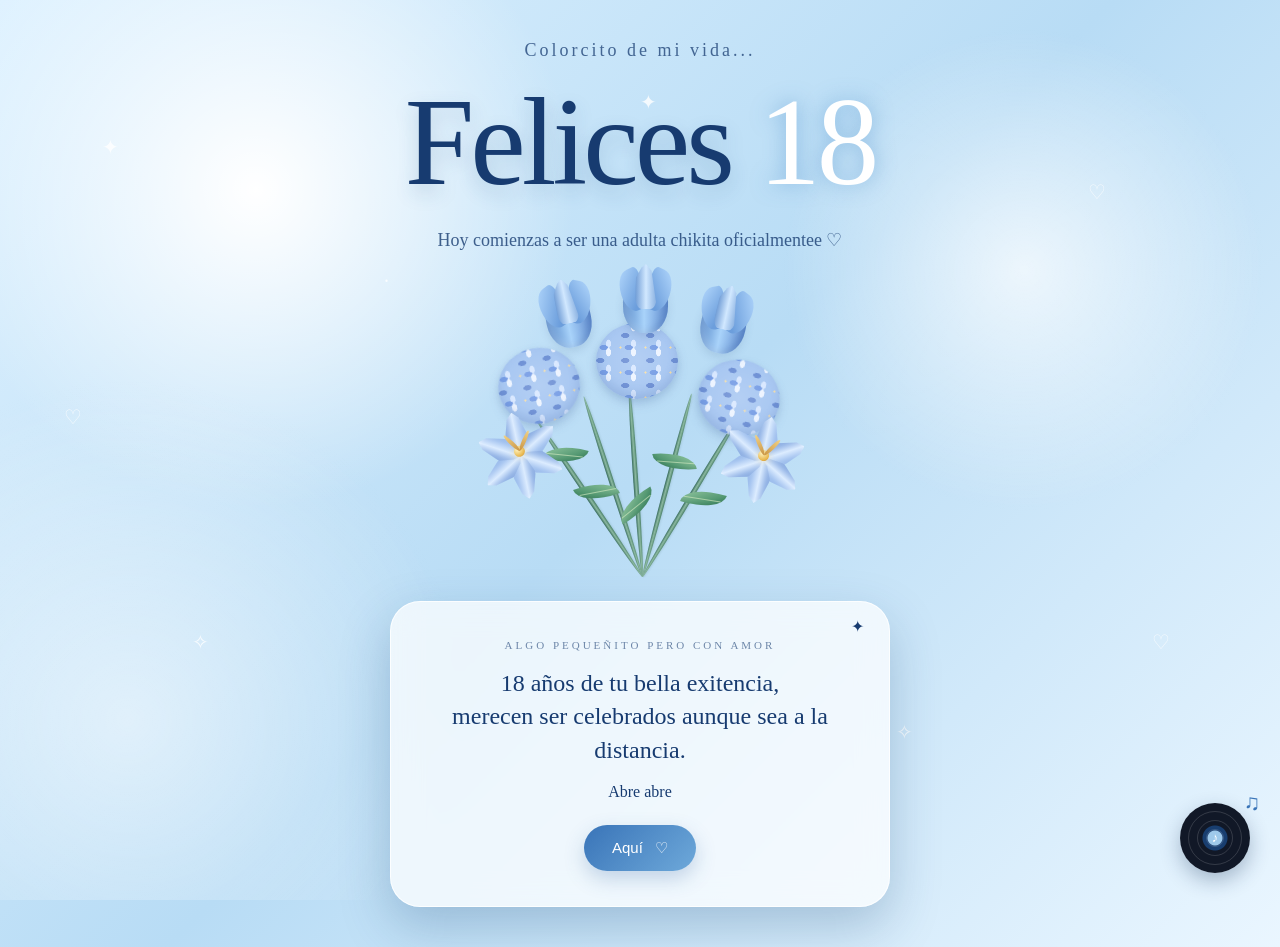
<file: index.html>
<!DOCTYPE html>
<html lang="es">
<head>
    <meta charset="UTF-8">
    <meta name="viewport" content="width=device-width, initial-scale=1.0">

    <title>Feliz pumpee 💙</title>

    <link rel="stylesheet" href="style.css">
</head>

<body class="pagina-inicio">


    <!-- =========================
         FONDO DECORATIVO
    ========================== -->

    <div class="fondo-brillos"></div>

    <div class="particulas">
        <span>✦</span>
        <span>♡</span>
        <span>✧</span>
        <span>♡</span>
        <span>✦</span>
        <span>·</span>
        <span>✧</span>
        <span>♡</span>
    </div>


    <!-- =========================
         CONTENIDO PRINCIPAL
    ========================== -->

    <main class="inicio-contenido">

        <p class="pequeno-texto">
            Colorcito de mi vida...
        </p>

        <h1 class="happy">
            Felices <span>18</span>
        </h1>

        <p class="subtitulo">
            Hoy comienzas a ser una adulta chikita oficialmentee ♡
        </p>


        <!-- RAMO -->

        
<div class="ramo">

    <!-- Tallos -->
    <div class="tallo tallo-1"></div>
    <div class="tallo tallo-2"></div>
    <div class="tallo tallo-3"></div>
    <div class="tallo tallo-4"></div>
    <div class="tallo tallo-5"></div>

    <!-- Hojas -->
    <div class="hoja hoja-1"></div>
    <div class="hoja hoja-2"></div>
    <div class="hoja hoja-3"></div>
    <div class="hoja hoja-4"></div>
    <div class="hoja hoja-5"></div>

    <!-- Hortensias -->
    <div class="flor hortensia h1"></div>
    <div class="flor hortensia h2"></div>
    <div class="flor hortensia h3"></div>

    <!-- Tulipanes -->
    <div class="flor tulipan t1">
        <span class="petalo"></span>
    </div>

    <div class="flor tulipan t2">
        <span class="petalo"></span>
    </div>

    <div class="flor tulipan t3">
        <span class="petalo"></span>
    </div>

    <!-- Lirios -->
    <div class="flor lirio l1">
        <span class="lirio-petalo lp1"></span>
        <span class="lirio-petalo lp2"></span>
        <span class="lirio-petalo lp3"></span>
        <span class="lirio-petalo lp4"></span>
        <span class="lirio-petalo lp5"></span>
        <span class="lirio-petalo lp6"></span>
        <span class="lirio-centro"></span>
    </div>

    <div class="flor lirio l2">
        <span class="lirio-petalo lp1"></span>
        <span class="lirio-petalo lp2"></span>
        <span class="lirio-petalo lp3"></span>
        <span class="lirio-petalo lp4"></span>
        <span class="lirio-petalo lp5"></span>
        <span class="lirio-petalo lp6"></span>
        <span class="lirio-centro"></span>
    </div>

</div>



        <!-- =========================
             MENSAJE CENTRAL
        ========================== -->

        <section class="mensaje-inicial">

            <div class="brillo-esquina">✦</div>

            <p class="mensaje-pequeno">
                Algo pequeñito pero con amor
            </p>

            <h2>
                18 años de tu bella exitencia,
                <br>
                merecen ser celebrados aunque sea a la distancia.
            </h2>

            <p>
                Abre abre
            </p>

            <button id="abrirCarta">
                Aquí
                <span>♡</span>
            </button>

        </section>

    </main>


    <!-- =========================
         DISCO DE VINILO
    ========================== -->

    <button
        id="botonMusica"
        class="vinilo"
        aria-label="Activar o desactivar música"
    >

        <div class="disco">

            <div class="surco surco-1"></div>
            <div class="surco surco-2"></div>
            <div class="surco surco-3"></div>

            <div class="centro-disco">
                <span>♪</span>
            </div>

        </div>

        <div class="nota-musical">♫</div>

    </button>


    <!-- =========================
         AUDIO
    ========================== -->

    <audio id="musica" loop>
        <source src="alanajordan-a-little-something-for-you-365065.mp3" type="audio/mpeg">
    </audio>


    <script src="script.js"></script>

</body>
</html>
</file>
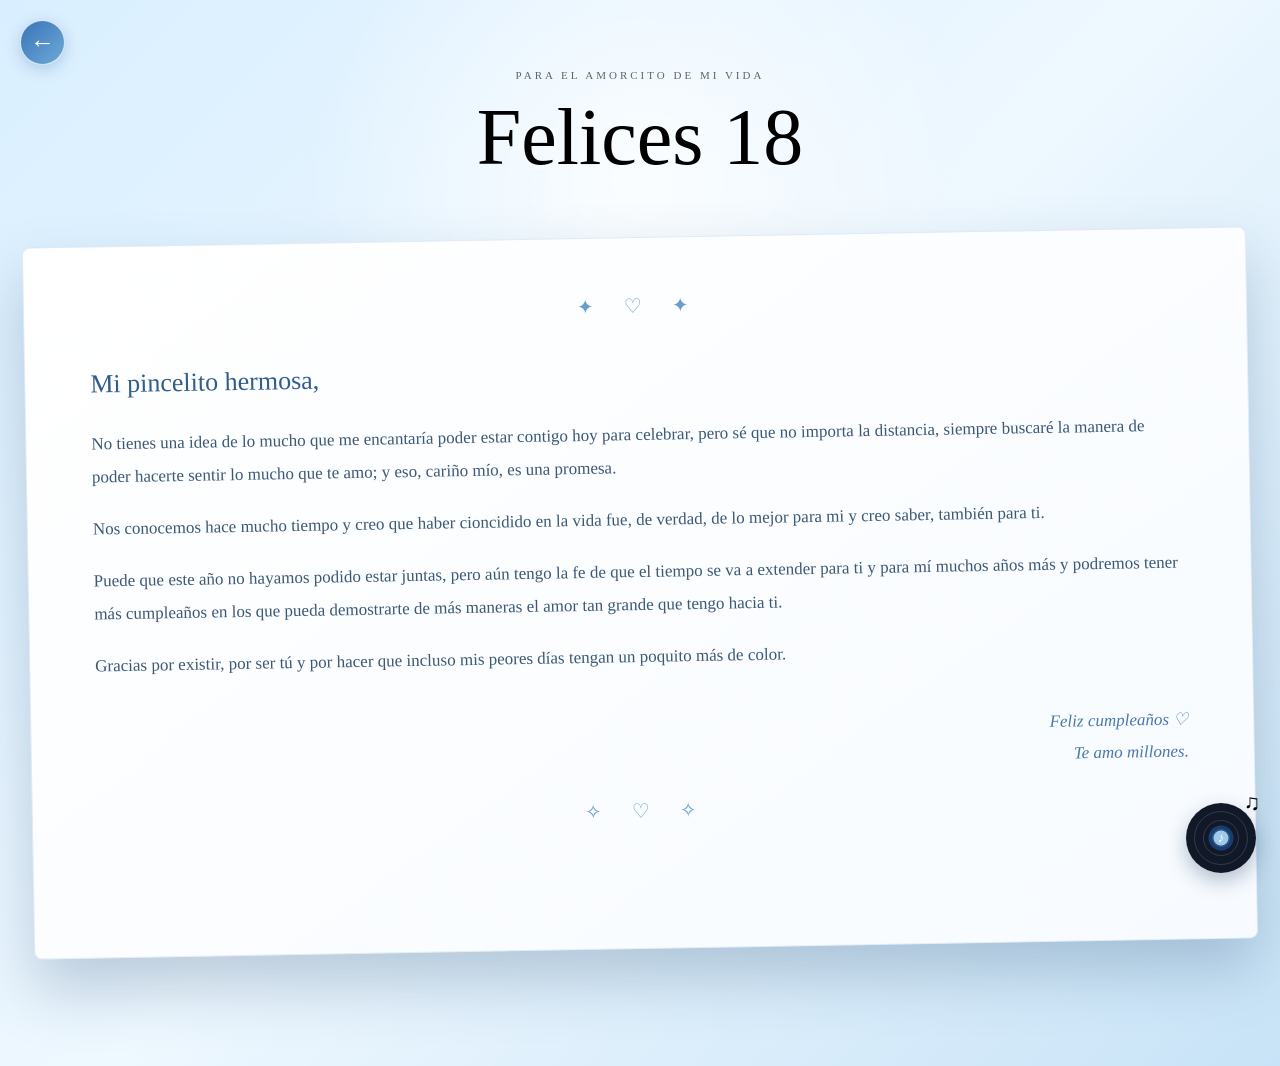
<file: carta.html>
<!DOCTYPE html>
<html lang="es">
<head>

    <meta charset="UTF-8">

    <meta
        name="viewport"
        content="width=device-width, initial-scale=1.0"
    >

    <title>Para ti 💙</title>

    <link rel="stylesheet" href="carta.css">

</head>


<body class="pagina-carta">
    <a href="index.html" class="boton-regresar" aria-label="Volver al inicio">
    ←
</a>


    <!-- =========================
         FONDO
    ========================== -->

    <div class="fondo-carta"></div>




    <!-- =========================
         ENCABEZADO
    ========================== -->

    <header class="encabezado-carta">

        <p>
            Para el amorcito de mi vida
        </p>

        <h1>
            Felices 18
        </h1>

    </header>


    <!-- =========================
         ESCENA DE LA CARTA
    ========================== -->

    <main class="escena-carta">




        <!-- =========================
             CARTA
        ========================== -->

        <article class="carta">

            <div class="decoracion-carta superior">
                ✦　♡　✦
            </div>


            <div class="carta-contenido">

                <p class="saludo">
                    Mi pincelito hermosa,
                </p>


                <p>
                    No tienes una idea de lo mucho que me 
                    encantaría poder estar contigo hoy para 
                    celebrar, pero sé que no importa la 
                    distancia, siempre buscaré la manera de 
                    poder hacerte sentir lo mucho que te amo; 
                    y eso, cariño mío, es una promesa.
                </p>


                <p>
                    Nos conocemos hace mucho tiempo y creo que 
                    haber cioncidido en la vida fue, de verdad, 
                    de lo mejor para mi y creo saber, también para ti.
                </p>


                <p>
                   Puede que este año no hayamos podido estar juntas, 
                   pero aún tengo la fe de que el tiempo se va a 
                   extender para ti y para mí muchos años más y podremos 
                   tener más cumpleaños en los que pueda demostrarte 
                   de más maneras el amor tan grande que tengo hacia ti.
                </p>


                <p>
                    Gracias por existir, por ser tú 
                    y por hacer que incluso mis peores 
                    días tengan un poquito más de color.
                </p>


                <p class="firma">
                    Feliz cumpleaños ♡
                    <br>
                    Te amo millones.
                </p>

            </div>


            <div class="decoracion-carta inferior">
                ✧　♡　✧
            </div>

        </article>


    </main>


    <!-- =========================
         VINILO
    ========================== -->

    <button
        id="botonMusica"
        class="vinilo vinilo-carta"
        aria-label="Activar o desactivar música"
    >

        <div class="disco">

            <div class="surco surco-1"></div>
            <div class="surco surco-2"></div>
            <div class="surco surco-3"></div>

            <div class="centro-disco">
                <span>♪</span>
            </div>

        </div>

        <div class="nota-musical">
            ♫
        </div>

    </button>


    <!-- AUDIO -->

    <audio id="musica" loop>
        <source src="alanajordan-a-little-something-for-you-365065.mp3" type="audio/mpeg">
    </audio>


    <script src="script.js"></script>

</body>
</html>
</file>
<file: style.css>
/* =========================================
   CONFIGURACIÓN GENERAL
========================================= */

* {
    margin: 0;
    padding: 0;
    box-sizing: border-box;
}

html {
    scroll-behavior: smooth;
}

body {
    min-height: 100vh;
    font-family: Georgia, "Times New Roman", serif;
    overflow-x: hidden;
}


/* =========================================
   COLORES
========================================= */

:root {

    --azul-oscuro: #173b70;
    --azul: #3974b8;
    --azul-claro: #8fc4ec;
    --azul-pastel: #cfe8fa;

    --blanco: #ffffff;
    --crema: #fffaf4;

    --sombra:
        0 20px 50px rgba(25, 70, 120, 0.25);
}


/* =========================================
   PÁGINA 1
========================================= */

.pagina-inicio {

    background:
        radial-gradient(
            circle at 20% 20%,
            #ffffff 0%,
            transparent 25%
        ),
        linear-gradient(
            135deg,
            #dff2ff,
            #b8dcf5,
            #eaf6ff
        );

    color: var(--azul-oscuro);

    position: relative;
}


/* =========================================
   BRILLOS DEL FONDO
========================================= */

.fondo-brillos {

    position: fixed;

    inset: 0;

    pointer-events: none;

    background:
        radial-gradient(
            circle at 80% 30%,
            rgba(255,255,255,.7),
            transparent 20%
        ),
        radial-gradient(
            circle at 10% 80%,
            rgba(255,255,255,.5),
            transparent 25%
        );
}


/* =========================================
   PARTÍCULAS
========================================= */

.particulas span,
.estrellitas span {

    position: fixed;

    color: rgba(255,255,255,.8);

    font-size: 20px;

    animation:
        flotar 7s infinite ease-in-out;

    pointer-events: none;
}

.particulas span:nth-child(1) {
    left: 8%;
    top: 15%;
}

.particulas span:nth-child(2) {
    left: 85%;
    top: 20%;
    animation-delay: 1s;
}

.particulas span:nth-child(3) {
    left: 15%;
    top: 70%;
    animation-delay: 2s;
}

.particulas span:nth-child(4) {
    left: 90%;
    top: 70%;
    animation-delay: 3s;
}

.particulas span:nth-child(5) {
    left: 50%;
    top: 10%;
    animation-delay: 1.5s;
}

.particulas span:nth-child(6) {
    left: 30%;
    top: 30%;
    animation-delay: 2.5s;
}

.particulas span:nth-child(7) {
    left: 70%;
    top: 80%;
    animation-delay: 3.5s;
}

.particulas span:nth-child(8) {
    left: 5%;
    top: 45%;
    animation-delay: 4s;
}


@keyframes flotar {

    0%, 100% {
        transform:
            translateY(0)
            rotate(0deg);
        opacity: .3;
    }

    50% {
        transform:
            translateY(-25px)
            rotate(20deg);
        opacity: 1;
    }
}


/* =========================================
   CONTENIDO INICIAL
========================================= */

.inicio-contenido {

    min-height: 100vh;

    display: flex;

    flex-direction: column;

    align-items: center;

    justify-content: center;

    text-align: center;

    padding: 40px 20px;

    position: relative;

    z-index: 2;
}


.pequeno-texto {

    font-size: 18px;

    letter-spacing: 3px;

    opacity: .75;

    animation:
        aparecer 1s ease forwards;
}


.happy {

    margin-top: 10px;

    font-size:
        clamp(60px, 11vw, 125px);

    font-weight: normal;

    letter-spacing: -4px;

    text-shadow:
        0 8px 20px rgba(30,80,130,.18);

    animation:
        aparecer 1.2s ease forwards;
}

.happy span {

    color: #ffffff;

    text-shadow:
        0 0 20px rgba(75,140,200,.5);
}


.subtitulo {

    margin-top: 15px;

    font-size: 18px;

    opacity: .8;
}



/* =====================================
   RAMO ROMÁNTICO
===================================== */

.ramo {
    position: relative;
    width: 340px;
    height: 310px;
    margin: 20px auto;
    animation: ramo-aparece 1.5s ease both;
    isolation: isolate;
}

.flor {
    position: absolute;
    transform-origin: center bottom;
    animation: flor-movimiento 4s ease-in-out infinite;
}

/* =====================================
   TALLOS
===================================== */

.tallo {
    position: absolute;
    z-index: 0;
    width: 5px;
    height: 190px;
    left: 50%;
    bottom: 4px;
    border-radius: 100%;
    transform-origin: bottom center;
    background: linear-gradient(
        90deg,
        #35695a,
        #8bb9a0,
        #477d66
    );
    box-shadow: 1px 0 2px #285b4920;
}

.tallo-1 { transform: rotate(-34deg); }
.tallo-2 { transform: rotate(-18deg); }
.tallo-3 { transform: rotate(-4deg); }
.tallo-4 { transform: rotate(15deg); }
.tallo-5 { transform: rotate(31deg); }

/* =====================================
   HOJAS
===================================== */

.hoja {
    position: absolute;
    z-index: 1;
    width: 43px;
    height: 19px;
    background: linear-gradient(
        145deg,
        #a6d5ae,
        #4d936d 65%,
        #347252
    );
    border-radius: 100% 0 100% 0;
    box-shadow: inset 0 -2px 3px #285b4920;
}

.hoja::after {
    content: "";
    position: absolute;
    width: 85%;
    height: 1px;
    top: 50%;
    left: 4%;
    background: #d0e7bfaa;
    transform: rotate(-9deg);
}

.hoja-1 {
    left: 74px;
    top: 174px;
    transform: rotate(15deg);
}

.hoja-2 {
    left: 105px;
    top: 211px;
    transform: scaleX(-1) rotate(20deg);
}

.hoja-3 {
    left: 183px;
    top: 181px;
    transform: scaleX(-1) rotate(5deg);
}

.hoja-4 {
    left: 212px;
    top: 218px;
    transform: rotate(18deg);
}

.hoja-5 {
    left: 145px;
    top: 225px;
    transform: rotate(-30deg);
}

/* =====================================
   HORTENSIAS
   Muchas florecitas de cuatro pétalos
===================================== */

.hortensia {
    z-index: 3;
    width: 82px;
    height: 76px;
    border-radius: 50%;
    background-color: #a9c8f2;
    background-image:
        radial-gradient(ellipse at 50% 17%,
            #edf4ff 0 13%, transparent 15%),
        radial-gradient(ellipse at 83% 50%,
            #789ee5 0 13%, transparent 15%),
        radial-gradient(ellipse at 50% 83%,
            #d9e8ff 0 13%, transparent 15%),
        radial-gradient(ellipse at 17% 50%,
            #6f91d5 0 13%, transparent 15%),
        radial-gradient(circle at 50% 50%,
            #f5dfaa 0 5%, transparent 7%);
    background-size: 25px 25px;
    background-position:
        0 0, 12px 12px, 25px 0, 0 25px, 12px 12px;
    box-shadow:
        inset 0 -5px 10px #506fa333,
        0 5px 12px #526da526;
    filter: drop-shadow(0 3px 3px #38598725);
}

.hortensia::before {
    content: "";
    position: absolute;
    inset: 5px;
    border-radius: 50%;
    background: radial-gradient(
        ellipse,
        #ffffff20,
        transparent 70%
    );
}

.h1 {
    left: 36px;
    top: 76px;
    transform: rotate(-12deg);
}

.h2 {
    left: 126px;
    top: 52px;
    animation-delay: .7s;
}

.h3 {
    left: 220px;
    top: 88px;
    transform: rotate(12deg);
    animation-delay: 1.2s;
}

/* =====================================
   TULIPANES
===================================== */

.tulipan {
    z-index: 5;
    width: 45px;
    height: 59px;
    border-radius: 48% 48% 45% 45%;
    background: linear-gradient(
        90deg,
        #5487c8,
        #a9d3fa 47%,
        #628ed1
    );
    box-shadow:
        inset 5px 0 7px #ffffff35,
        inset -5px 0 7px #345d9b40,
        0 4px 8px #365b8a25;
}

.tulipan::before,
.tulipan::after {
    content: "";
    position: absolute;
    top: -5px;
    width: 25px;
    height: 42px;
    background: linear-gradient(
        135deg,
        #b8dcff,
        #6c9edc 70%
    );
    border-radius: 80% 20% 50% 50%;
}

.tulipan::before {
    left: -3px;
    transform: rotate(-24deg);
}

.tulipan::after {
    right: -3px;
    transform: scaleX(-1) rotate(-24deg);
}

.petalo {
    position: absolute;
    z-index: 2;
    width: 22px;
    height: 45px;
    top: -10px;
    left: 12px;
    background: linear-gradient(
        90deg,
        #6e9bd5,
        #d1e8ff,
        #85addf
    );
    clip-path: polygon(
        0 100%, 4% 30%, 30% 8%,
        50% 0, 75% 15%, 100% 100%
    );
    border-radius: 50% 50% 30% 30%;
}

.t1 {
    left: 82px;
    top: 17px;
    transform: rotate(-12deg);
}

.t2 {
    left: 153px;
    top: 3px;
    animation-delay: .8s;
}

.t3 {
    left: 225px;
    top: 23px;
    transform: rotate(12deg);
    animation-delay: 1.3s;
}

/* =====================================
   LIRIOS
   Seis pétalos alargados y abiertos
===================================== */

.lirio {
    z-index: 4;
    width: 84px;
    height: 84px;
    animation-duration: 4.5s;
}

.l1 {
    left: 16px;
    top: 139px;
    transform: rotate(-12deg);
}

.l2 {
    left: 242px;
    top: 143px;
    transform: rotate(12deg);
    animation-delay: 1s;
}

.lirio-petalo {
    position: absolute;
    left: 31px;
    top: 1px;
    width: 23px;
    height: 44px;
    transform-origin: 50% 100%;
    clip-path: polygon(
        50% 0, 76% 14%, 100% 57%,
        75% 88%, 50% 100%, 25% 88%,
        0 57%, 24% 14%
    );
    border-radius: 50%;
    background: linear-gradient(
        90deg,
        #759ddc,
        #dcecff 48%,
        #88afe8
    );
    box-shadow: inset 0 0 5px #ffffff65;
}

.lp1 { transform: rotate(0deg); }
.lp2 { transform: rotate(60deg); }
.lp3 { transform: rotate(120deg); }
.lp4 { transform: rotate(180deg); }
.lp5 { transform: rotate(240deg); }
.lp6 { transform: rotate(300deg); }

.lirio-centro {
    position: absolute;
    z-index: 3;
    left: 37px;
    top: 35px;
    width: 11px;
    height: 11px;
    border-radius: 50%;
    background: radial-gradient(
        circle at 35% 30%,
        #fff5c2,
        #e9b84f 65%,
        #bc8433
    );
    box-shadow: 0 0 7px #f7d98999;
}

.lirio-centro::before,
.lirio-centro::after {
    content: "";
    position: absolute;
    width: 4px;
    height: 22px;
    top: -17px;
    left: 4px;
    background: linear-gradient(
        #f2d184,
        #c99546
    );
    border-radius: 100%;
    transform: rotate(35deg);
    transform-origin: bottom;
}

.lirio-centro::after {
    transform: rotate(-35deg);
}

/* =====================================
   ANIMACIONES
===================================== */

@keyframes flor-movimiento {
    0%, 100% {
        margin-top: 0;
    }
    50% {
        margin-top: -4px;
    }
}

@keyframes ramo-aparece {
    from {
        opacity: 0;
        transform: translateY(18px) scale(.92);
    }
    to {
        opacity: 1;
        transform: translateY(0) scale(1);
    }
}

/* Adaptación para teléfonos pequeños */

@media (max-width: 360px) {
    .ramo {
        transform: scale(.88);
        transform-origin: top center;
        margin-bottom: -25px;
    }
}



/* =========================================
   MENSAJE CENTRAL
========================================= */

.mensaje-inicial {

    width:
        min(500px, 90vw);

    padding: 35px;

    background:
        rgba(255,255,255,.72);

    backdrop-filter:
        blur(15px);

    border:
        1px solid rgba(255,255,255,.8);

    border-radius: 30px;

    box-shadow:
        var(--sombra);

    position: relative;

    animation:
        tarjeta-aparece 1.5s ease;
}


.mensaje-inicial h2 {

    margin:
        12px 0;

    font-weight: normal;

    line-height: 1.4;
}


.mensaje-inicial p {

    line-height: 1.6;
}


.mensaje-pequeno {

    text-transform: uppercase;

    font-size: 11px;

    letter-spacing: 3px;

    opacity: .6;
}


.brillo-esquina {

    position: absolute;

    right: 25px;

    top: 15px;

    animation:
        brillo 2s infinite;
}


@keyframes brillo {

    0%, 100% {
        opacity: .3;
        transform: scale(.8);
    }

    50% {
        opacity: 1;
        transform: scale(1.2);
    }
}


/* =========================================
   BOTÓN
========================================= */

#abrirCarta {

    margin-top: 20px;

    border: none;

    padding:
        14px 28px;

    border-radius: 50px;

    background:
        linear-gradient(
            135deg,
            #3974b8,
            #6ea9da
        );

    color: white;

    font-size: 15px;

    cursor: pointer;

    box-shadow:
        0 8px 20px rgba(50,100,160,.25);

    transition:
        .3s ease;
}


#abrirCarta:hover {

    transform:
        translateY(-3px);

    box-shadow:
        0 12px 25px rgba(50,100,160,.35);
}


#abrirCarta span {

    margin-left: 8px;
}


/* =========================================
   VINILO
========================================= */

.vinilo {

    position: fixed;

    right: 25px;

    bottom: 25px;

    width: 75px;

    height: 75px;

    border: none;

    background: transparent;

    cursor: pointer;

    z-index: 100;
}


.disco {

    width: 70px;

    height: 70px;

    border-radius: 50%;

    background:
        radial-gradient(
            circle,
            #9ec9eb 0 7px,
            #183e70 8px 12px,
            #111827 13px 100%
        );

    box-shadow:
        0 8px 20px rgba(20,50,90,.3);

    position: relative;

    transition: .3s;
}


.surco {

    position: absolute;

    border:
        1px solid rgba(255,255,255,.15);

    border-radius: 50%;

    inset: 8px;
}

.surco-2 {
    inset: 17px;
}

.surco-3 {
    inset: 26px;
}


.centro-disco {

    position: absolute;

    inset: 0;

    display: flex;

    align-items: center;

    justify-content: center;

    color: white;

    font-size: 13px;
}


.nota-musical {

    position: absolute;

    right: -5px;

    top: -10px;

    color: var(--azul);

    font-size: 22px;

    animation:
        nota 2s infinite ease-in-out;
}


.vinilo.reproduciendo .disco {

    animation:
        girar 3s linear infinite;
}


@keyframes girar {

    from {
        transform: rotate(0deg);
    }

    to {
        transform: rotate(360deg);
    }
}


@keyframes nota {

    0%, 100% {
        transform:
            translateY(0)
            rotate(-10deg);
    }

    50% {
        transform:
            translateY(-8px)
            rotate(10deg);
    }
}


/* =========================================
   RESPONSIVE
========================================= */

@media (max-width: 600px) {

    .inicio-contenido {

        padding:
            25px 15px;
    }


    .pequeno-texto {

        font-size: 14px;
    }


    .happy {

        letter-spacing: -2px;
    }


    .subtitulo {

        font-size: 15px;

        max-width: 300px;
    }


    .ramo {

        transform:
            scale(.78);

        margin:
            -15px 0;
    }


    .mensaje-inicial {

        padding:
            28px 20px;

        border-radius: 25px;
    }


    .mensaje-inicial h2 {

        font-size: 21px;
    }


    .vinilo {

        width: 65px;

        height: 65px;

        right: 15px;

        bottom: 15px;
    }


    .disco {

        width: 60px;

        height: 60px;
    }


    .pagina-carta {

        padding:
            35px 10px 90px;
    }


    .encabezado-carta h1 {

        font-size: 48px;
    }


    .escena-carta {

        min-height: auto;

        padding:
            20px 0 40px;
    }


    .persona-css {

        transform:
            scale(.55);

        bottom: -100px;
    }


    .carta {

        width: 94vw;

        min-height: auto;

        padding:
            35px 25px;

        transform:
            rotate(-.5deg);
    }


    .carta-contenido {

        font-size: 15px;

        line-height: 1.8;
    }


    .saludo {

        font-size: 23px;
    }

}
</file>
<file: carta.css>
/* =========================================
   VINILO
========================================= */

.vinilo {

    position: fixed;

    right: 25px;

    bottom: 25px;

    width: 75px;

    height: 75px;

    border: none;

    background: transparent;

    cursor: pointer;

    z-index: 100;
}


.disco {

    width: 70px;

    height: 70px;

    border-radius: 50%;

    background:
        radial-gradient(
            circle,
            #9ec9eb 0 7px,
            #183e70 8px 12px,
            #111827 13px 100%
        );

    box-shadow:
        0 8px 20px rgba(20,50,90,.3);

    position: relative;

    transition: .3s;
}


.surco {

    position: absolute;

    border:
        1px solid rgba(255,255,255,.15);

    border-radius: 50%;

    inset: 8px;
}

.surco-2 {
    inset: 17px;
}

.surco-3 {
    inset: 26px;
}


.centro-disco {

    position: absolute;

    inset: 0;

    display: flex;

    align-items: center;

    justify-content: center;

    color: white;

    font-size: 13px;
}


.nota-musical {

    position: absolute;

    right: -5px;

    top: -10px;

    color: var(--azul);

    font-size: 22px;

    animation:
        nota 2s infinite ease-in-out;
}


.vinilo.reproduciendo .disco {

    animation:
        girar 3s linear infinite;
}


@keyframes girar {

    from {
        transform: rotate(0deg);
    }

    to {
        transform: rotate(360deg);
    }
}


@keyframes nota {

    0%, 100% {
        transform:
            translateY(0)
            rotate(-10deg);
    }

    50% {
        transform:
            translateY(-8px)
            rotate(10deg);
    }
}

/* =========================================
   PÁGINA DE LA CARTA
========================================= */

/* ========================================
   BURBUJA PARA VOLVER AL INICIO
======================================== */

.boton-regresar {
    position: fixed;
    top: 20px;
    left: 20px;
    z-index: 9999;

    width: 43px;
    height: 43px;

    display: flex;
    align-items: center;
    justify-content: center;

    border: 1px solid rgba(255, 255, 255, 0.75);
    border-radius: 50%;

    background: linear-gradient(
        135deg,
        #3974b8,
        #6ea9da
    );

    color: white;
    font-family: Arial, sans-serif;
    font-size: 25px;
    line-height: 1;
    text-decoration: none;

    box-shadow: 0 4px 15px rgba(36, 91, 156, 0.25);

    transition:
        transform 0.25s ease,
        box-shadow 0.25s ease;
}

.boton-regresar:hover {
    transform: translateX(-3px);
    box-shadow: 0 6px 18px rgba(36, 91, 156, 0.35);
}

.boton-regresar:focus-visible {
    outline: 3px solid #8fc4ec;
    outline-offset: 3px;
}

@media (max-width: 600px) {
    .boton-regresar {
        top: 12px;
        left: 12px;
        width: 39px;
        height: 39px;
        font-size: 23px;
    }
}

.pagina-carta {

    min-height: 100vh;

    background:
        linear-gradient(
            135deg,
            #d9efff,
            #eef8ff,
            #c8e3f7
        );

    color: var(--azul-oscuro);

    padding:
        50px 20px 100px;
}


.fondo-carta {

    position: fixed;

    inset: 0;

    pointer-events: none;

    background:
        radial-gradient(
            circle at 50% 20%,
            rgba(255,255,255,.8),
            transparent 35%
        );
}


/* =========================================
   ENCABEZADO
========================================= */

.encabezado-carta {

    text-align: center;

    position: relative;

    z-index: 2;
}


.encabezado-carta p {

    letter-spacing: 3px;

    text-transform: uppercase;

    font-size: 11px;

    opacity: .6;
}


.encabezado-carta h1 {

    font-size:
        clamp(45px, 8vw, 80px);

    font-weight: normal;

    margin-top: 5px;

    color: var(--azul-oscuro);
}


/* =========================================
   ESCENA
========================================= */

.escena-carta {

    width: 100%;

    min-height: 650px;

    position: relative;

    display: flex;

    align-items: center;

    justify-content: center;

    margin-top: 20px;
}


/* =========================================
   CARTA
========================================= */

.carta {

    width:
        min(1200px, 90vw);

    min-height: 600px;

    background:
        linear-gradient(
            145deg,
            #ffffff,
            #f7fbff
        );

    border-radius: 8px;

    padding:
        55px 65px;

    position: relative;

    z-index: 10;

    box-shadow:
        0 30px 60px
        rgba(30,70,110,.25);

    transform:
        rotate(-1deg);

    animation:
        carta-aparece 1.5s ease;

    border:
        1px solid rgba(80,130,180,.15);
}


/* Decoraciones */

.decoracion-carta {

    text-align: center;

    color: #6b9dca;

    letter-spacing: 5px;

    font-size: 20px;
}


.carta-contenido {

    margin-top: 30px;

    font-size: 17px;

    line-height: 1.9;

    color: #3b5875;
}


.carta-contenido p {

    margin-bottom: 20px;
}


.saludo {

    font-size: 26px;

    color: #315d8c;
}


.firma {

    text-align: right;

    margin-top: 40px;

    font-style: italic;

    color: #4779a9;
}


@keyframes carta-aparece {

    from {

        opacity: 0;

        transform:
            translateY(50px)
            rotate(-4deg)
            scale(.95);
    }

    to {

        opacity: 1;

        transform:
            translateY(0)
            rotate(-1deg)
            scale(1);
    }
}


@keyframes tarjeta-aparece {

    from {

        opacity: 0;

        transform:
            translateY(30px)
            scale(.9);
    }

    to {

        opacity: 1;

        transform:
            translateY(0)
            scale(1);
    }
}


@keyframes aparecer {

    from {
        opacity: 0;
        transform:
            translateY(20px);
    }

    to {
        opacity: 1;
        transform:
            translateY(0);
    }
}


/* =========================================
   RESPONSIVE
========================================= */

@media (max-width: 600px) {

    .inicio-contenido {

        padding:
            25px 15px;
    }


    .pequeno-texto {

        font-size: 14px;
    }


    .happy {

        letter-spacing: -2px;
    }


    .subtitulo {

        font-size: 15px;

        max-width: 300px;
    }


    .ramo {

        transform:
            scale(.78);

        margin:
            -15px 0;
    }


    .mensaje-inicial {

        padding:
            28px 20px;

        border-radius: 25px;
    }


    .mensaje-inicial h2 {

        font-size: 21px;
    }


    .vinilo {

        width: 65px;

        height: 65px;

        right: 15px;

        bottom: 15px;
    }


    .disco {

        width: 60px;

        height: 60px;
    }


    .pagina-carta {

        padding:
            35px 10px 90px;
    }


    .encabezado-carta h1 {

        font-size: 48px;
    }


    .escena-carta {

        min-height: auto;

        padding:
            20px 0 40px;
    }


    .persona-css {

        transform:
            scale(.55);

        bottom: -100px;
    }


    .carta {

        width: 94vw;

        min-height: auto;

        padding:
            35px 25px;

        transform:
            rotate(-.5deg);
    }


    .carta-contenido {

        font-size: 15px;

        line-height: 1.8;
    }


    .saludo {

        font-size: 23px;
    }
}
</file>
